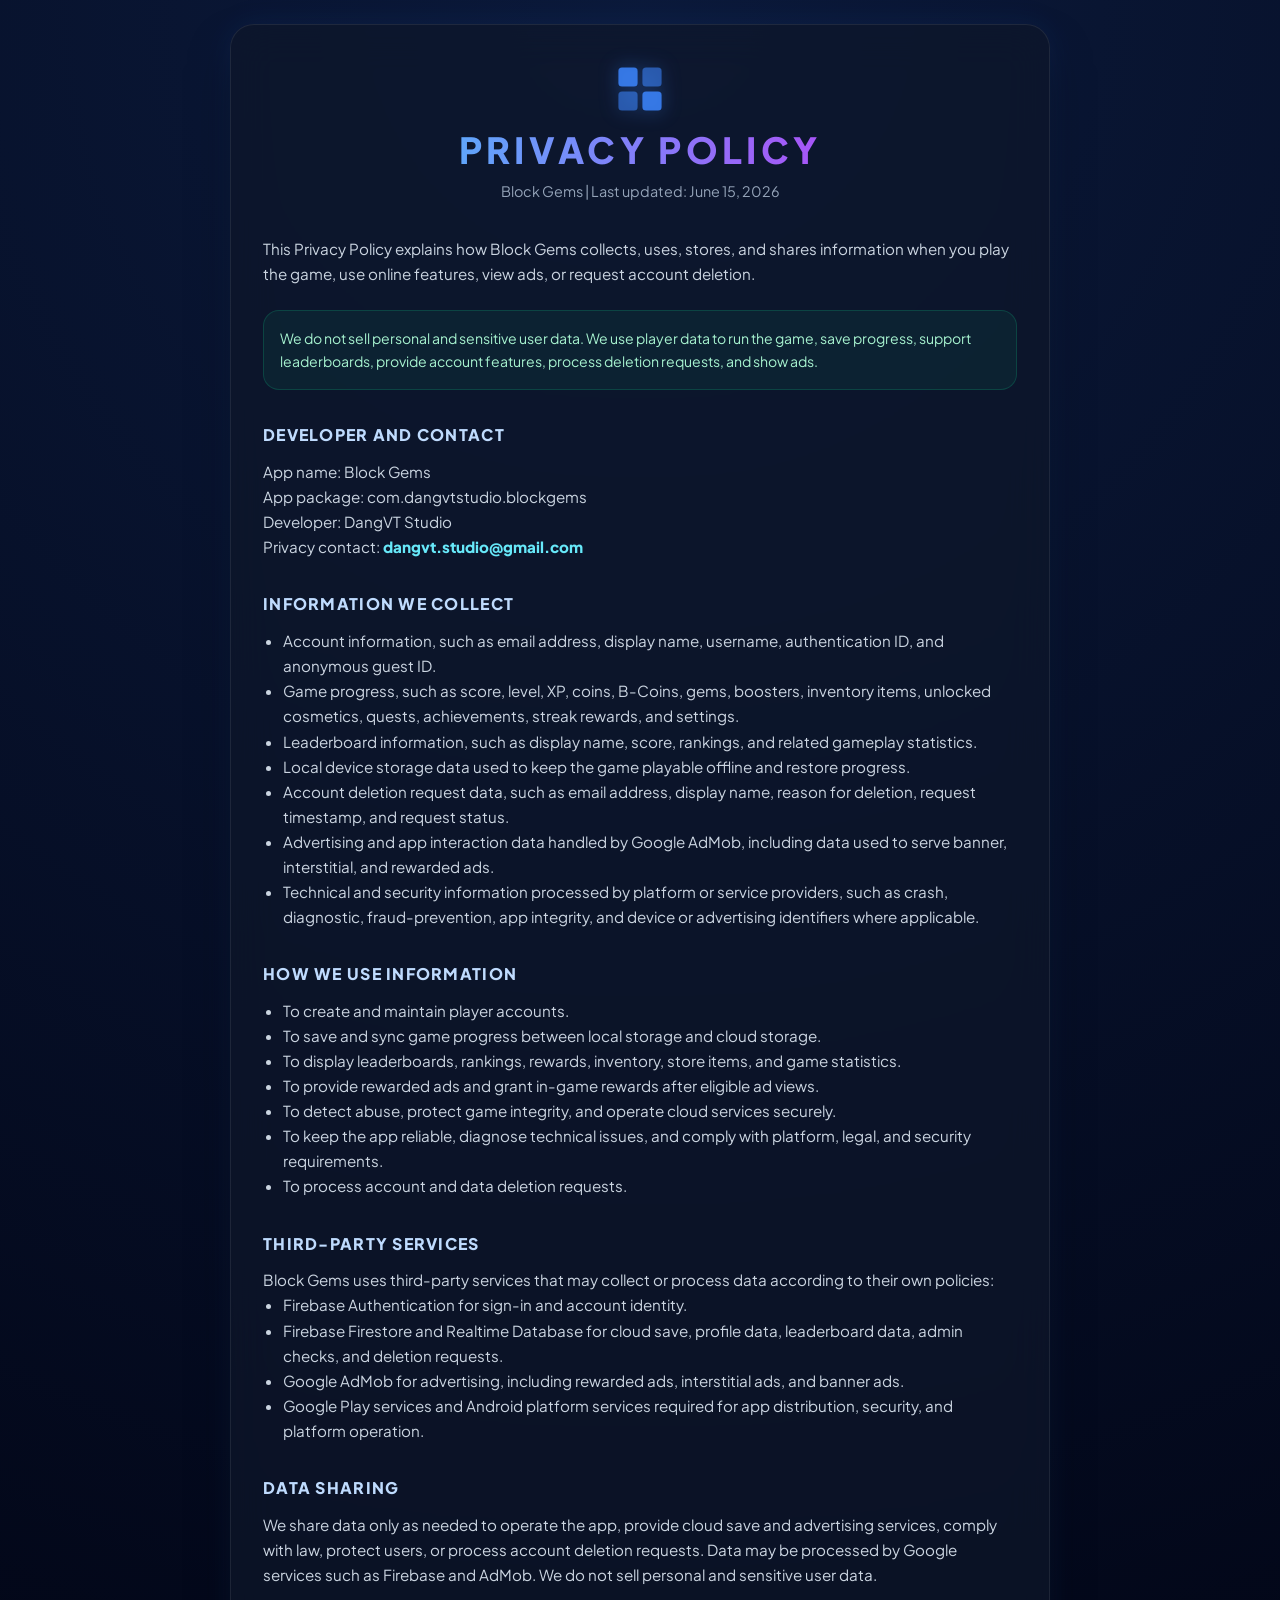
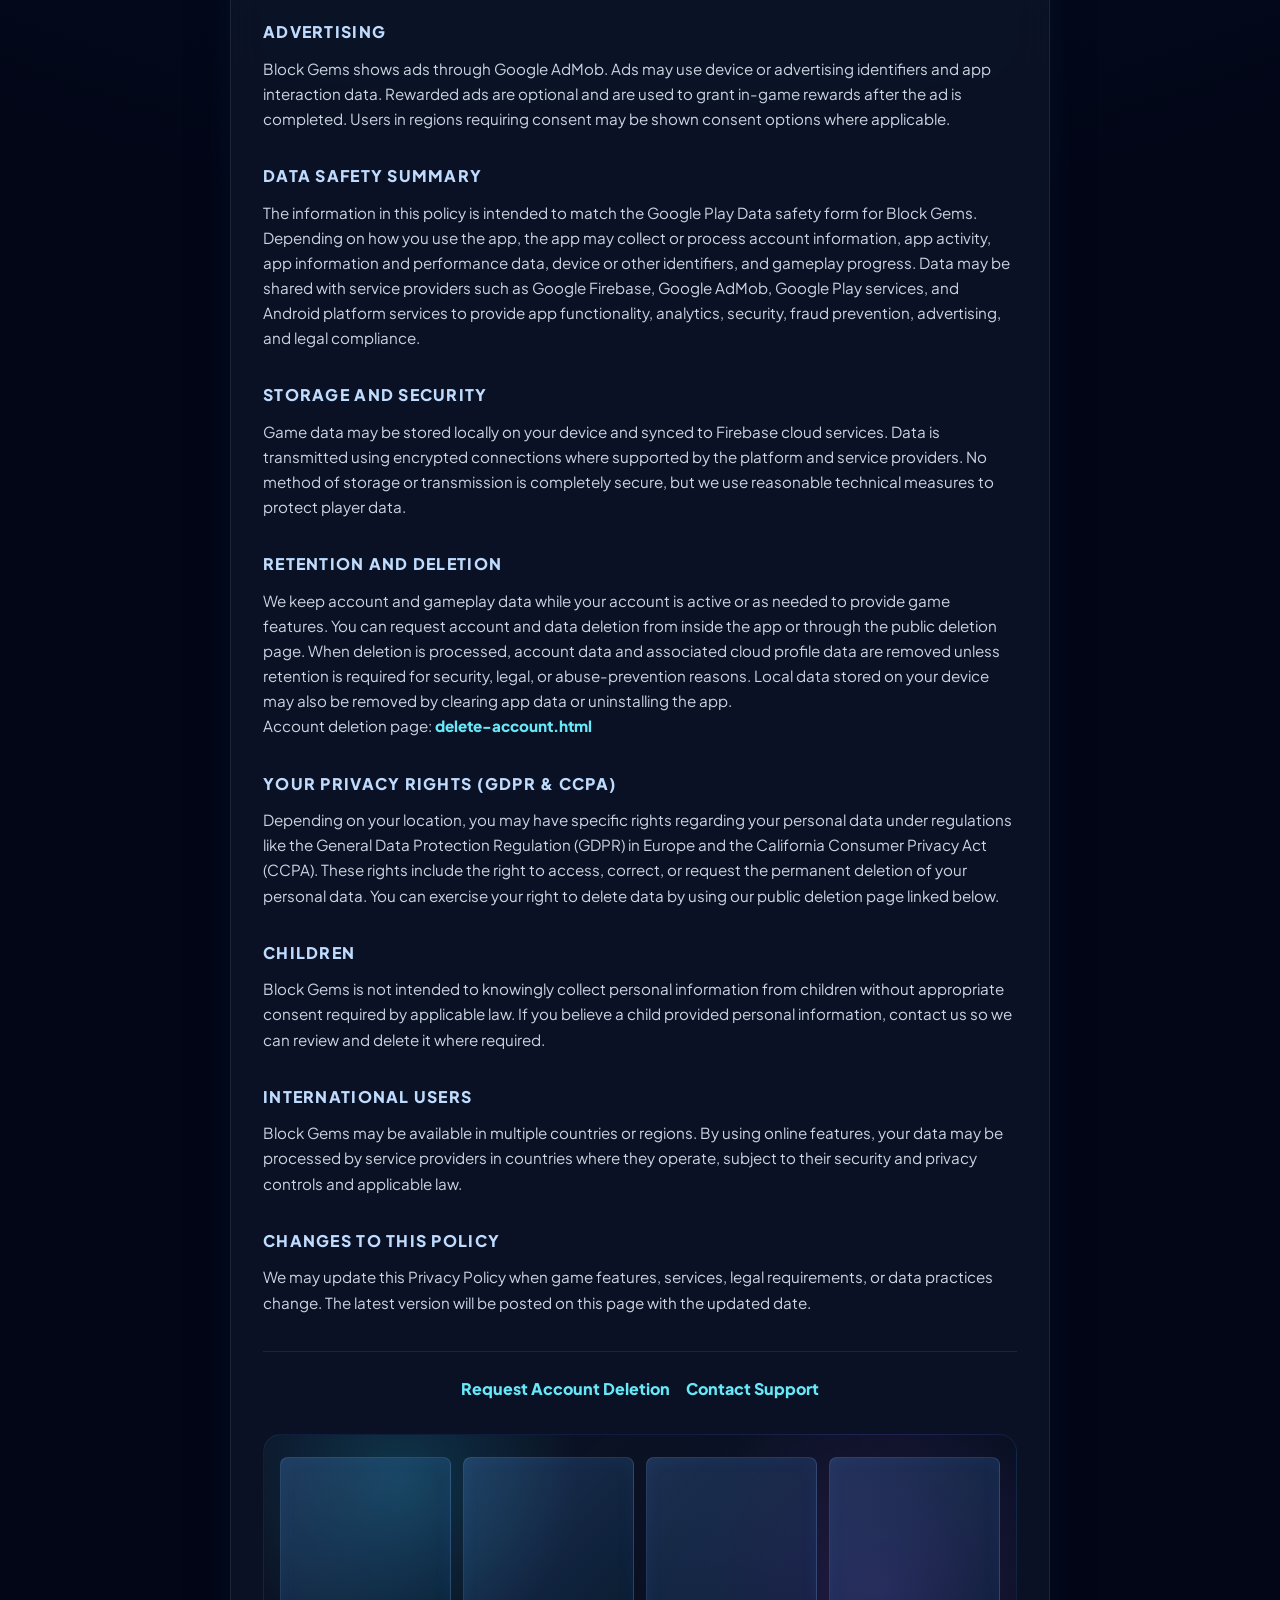
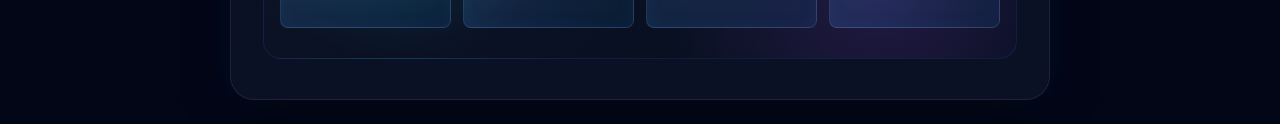
<file: privacy-policy.html>
<!DOCTYPE html>
<html lang="en">
<head>
  <meta charset="UTF-8">
  <meta name="viewport" content="width=device-width, initial-scale=1.0">
  <title>Block Gems - Privacy Policy</title>
  <link href="https://fonts.googleapis.com/css2?family=Plus+Jakarta+Sans:wght@400;700;800;900&display=swap" rel="stylesheet">
  <style>
    :root {
      --color-bg: #020617;
      --color-panel: rgba(15, 23, 42, 0.72);
      --color-primary: #3b82f6;
      --color-green: #10b981;
      --color-text: #f1f5f9;
      --color-muted: #94a3b8;
      --font-family: 'Plus Jakarta Sans', sans-serif;
    }

    * {
      box-sizing: border-box;
      margin: 0;
      padding: 0;
    }

    body {
      background-color: var(--color-bg);
      color: var(--color-text);
      font-family: var(--font-family);
      min-height: 100vh;
      padding: 1.5rem;
      background-image: radial-gradient(circle at top, rgba(59, 130, 246, 0.16) 0%, transparent 55%);
      line-height: 1.65;
    }

    .container {
      background: var(--color-panel);
      backdrop-filter: blur(20px);
      -webkit-backdrop-filter: blur(20px);
      border: 1px solid rgba(255, 255, 255, 0.08);
      border-radius: 24px;
      box-shadow: 0 25px 50px -12px rgba(0, 0, 0, 0.5), 0 0 30px rgba(59, 130, 246, 0.1);
      margin: 0 auto;
      max-width: 820px;
      padding: 2.5rem 2rem;
      width: 100%;
    }

    .logo-container {
      align-items: center;
      display: flex;
      flex-direction: column;
      margin-bottom: 2rem;
      text-align: center;
    }

    .logo-icon {
      color: var(--color-primary);
      filter: drop-shadow(0 0 10px rgba(59, 130, 246, 0.4));
      height: 48px;
      margin-bottom: 1rem;
      width: 48px;
    }

    h1 {
      background: linear-gradient(to right, #60a5fa, #a855f7);
      -webkit-background-clip: text;
      background-clip: text;
      -webkit-text-fill-color: transparent;
      font-size: clamp(1.65rem, 5vw, 2.25rem);
      font-weight: 900;
      letter-spacing: 0.12em;
      line-height: 1.15;
      text-transform: uppercase;
    }

    .subtitle {
      color: var(--color-muted);
      font-size: 0.9rem;
      margin-top: 0.6rem;
    }

    h2 {
      color: #bfdbfe;
      font-size: 1rem;
      font-weight: 900;
      letter-spacing: 0.08em;
      margin: 2rem 0 0.65rem;
      text-transform: uppercase;
    }

    p,
    li {
      color: #cbd5e1;
      font-size: 0.95rem;
    }

    ul {
      padding-left: 1.25rem;
    }

    a {
      color: #67e8f9;
      font-weight: 800;
      text-decoration: none;
    }

    a:hover {
      color: #a5f3fc;
      text-decoration: underline;
    }

    .notice {
      background: rgba(16, 185, 129, 0.08);
      border: 1px solid rgba(16, 185, 129, 0.22);
      border-radius: 16px;
      color: #a7f3d0;
      font-size: 0.88rem;
      margin: 1.5rem 0;
      padding: 1rem;
    }

    .footer-links {
      border-top: 1px solid rgba(255, 255, 255, 0.08);
      display: flex;
      flex-wrap: wrap;
      gap: 1rem;
      justify-content: center;
      margin-top: 2.25rem;
      padding-top: 1.5rem;
      text-align: center;
    }

    .legal-tail {
      display: grid;
      grid-template-columns: repeat(4, minmax(34px, 1fr));
      gap: 0.75rem;
      margin-top: 2rem;
      padding: 1.35rem 1rem 1.9rem;
      border: 1px solid rgba(59, 130, 246, 0.12);
      border-radius: 18px;
      background:
        radial-gradient(circle at 18% 20%, rgba(34, 211, 238, 0.18), transparent 28%),
        radial-gradient(circle at 82% 70%, rgba(168, 85, 247, 0.16), transparent 34%),
        linear-gradient(135deg, rgba(15, 23, 42, 0.42), rgba(2, 6, 23, 0.3));
    }

    .legal-tail span {
      aspect-ratio: 1;
      border-radius: 8px;
      background: linear-gradient(135deg, rgba(96, 165, 250, 0.22), rgba(14, 165, 233, 0.08));
      border: 1px solid rgba(147, 197, 253, 0.16);
      box-shadow: inset 0 0 18px rgba(59, 130, 246, 0.08);
    }

    @media (max-width: 560px) {
      body {
        padding: 1rem;
      }

      .container {
        border-radius: 18px;
        padding: 2rem 1.25rem;
      }

      .legal-tail {
        margin-top: 1.5rem;
        padding-bottom: 5.5rem;
      }
    }
  </style>
</head>
<body>
  <main class="container">
    <div class="logo-container">
      <svg class="logo-icon" viewBox="0 0 40 40" fill="none" xmlns="http://www.w3.org/2000/svg" aria-hidden="true">
        <rect x="2" y="2" width="16" height="16" rx="3" fill="currentColor" opacity="0.9" />
        <rect x="22" y="2" width="16" height="16" rx="3" fill="currentColor" opacity="0.6" />
        <rect x="2" y="22" width="16" height="16" rx="3" fill="currentColor" opacity="0.6" />
        <rect x="22" y="22" width="16" height="16" rx="3" fill="currentColor" opacity="0.9" />
      </svg>
      <h1>Privacy Policy</h1>
      <p class="subtitle">Block Gems | Last updated: June 15, 2026</p>
    </div>

    <p>
      This Privacy Policy explains how Block Gems collects, uses, stores, and shares information when you play the game,
      use online features, view ads, or request account deletion.
    </p>

    <div class="notice">
      We do not sell personal and sensitive user data. We use player data to run the game, save progress, support
      leaderboards, provide account features, process deletion requests, and show ads.
    </div>

    <h2>Developer and Contact</h2>
    <p>
      App name: Block Gems<br>
      App package: com.dangvtstudio.blockgems<br>
      Developer: DangVT Studio<br>
      Privacy contact: <a href="mailto:dangvt.studio@gmail.com">dangvt.studio@gmail.com</a>
    </p>

    <h2>Information We Collect</h2>
    <ul>
      <li>Account information, such as email address, display name, username, authentication ID, and anonymous guest ID.</li>
      <li>Game progress, such as score, level, XP, coins, B-Coins, gems, boosters, inventory items, unlocked cosmetics, quests, achievements, streak rewards, and settings.</li>
      <li>Leaderboard information, such as display name, score, rankings, and related gameplay statistics.</li>
      <li>Local device storage data used to keep the game playable offline and restore progress.</li>
      <li>Account deletion request data, such as email address, display name, reason for deletion, request timestamp, and request status.</li>
      <li>Advertising and app interaction data handled by Google AdMob, including data used to serve banner, interstitial, and rewarded ads.</li>
      <li>Technical and security information processed by platform or service providers, such as crash, diagnostic, fraud-prevention, app integrity, and device or advertising identifiers where applicable.</li>
    </ul>

    <h2>How We Use Information</h2>
    <ul>
      <li>To create and maintain player accounts.</li>
      <li>To save and sync game progress between local storage and cloud storage.</li>
      <li>To display leaderboards, rankings, rewards, inventory, store items, and game statistics.</li>
      <li>To provide rewarded ads and grant in-game rewards after eligible ad views.</li>
      <li>To detect abuse, protect game integrity, and operate cloud services securely.</li>
      <li>To keep the app reliable, diagnose technical issues, and comply with platform, legal, and security requirements.</li>
      <li>To process account and data deletion requests.</li>
    </ul>

    <h2>Third-Party Services</h2>
    <p>Block Gems uses third-party services that may collect or process data according to their own policies:</p>
    <ul>
      <li>Firebase Authentication for sign-in and account identity.</li>
      <li>Firebase Firestore and Realtime Database for cloud save, profile data, leaderboard data, admin checks, and deletion requests.</li>
      <li>Google AdMob for advertising, including rewarded ads, interstitial ads, and banner ads.</li>
      <li>Google Play services and Android platform services required for app distribution, security, and platform operation.</li>
    </ul>

    <h2>Data Sharing</h2>
    <p>
      We share data only as needed to operate the app, provide cloud save and advertising services, comply with law, protect
      users, or process account deletion requests. Data may be processed by Google services such as Firebase and AdMob.
      We do not sell personal and sensitive user data.
    </p>

    <h2>Advertising</h2>
    <p>
      Block Gems shows ads through Google AdMob. Ads may use device or advertising identifiers and app interaction data.
      Rewarded ads are optional and are used to grant in-game rewards after the ad is completed. Users in regions requiring
      consent may be shown consent options where applicable.
    </p>

    <h2>Data Safety Summary</h2>
    <p>
      The information in this policy is intended to match the Google Play Data safety form for Block Gems. Depending on how
      you use the app, the app may collect or process account information, app activity, app information and performance
      data, device or other identifiers, and gameplay progress. Data may be shared with service providers such as Google
      Firebase, Google AdMob, Google Play services, and Android platform services to provide app functionality, analytics,
      security, fraud prevention, advertising, and legal compliance.
    </p>

    <h2>Storage and Security</h2>
    <p>
      Game data may be stored locally on your device and synced to Firebase cloud services. Data is transmitted using
      encrypted connections where supported by the platform and service providers. No method of storage or transmission is
      completely secure, but we use reasonable technical measures to protect player data.
    </p>

    <h2>Retention and Deletion</h2>
    <p>
      We keep account and gameplay data while your account is active or as needed to provide game features. You can request
      account and data deletion from inside the app or through the public deletion page. When deletion is processed, account
      data and associated cloud profile data are removed unless retention is required for security, legal, or abuse-prevention
      reasons. Local data stored on your device may also be removed by clearing app data or uninstalling the app.
    </p>
    <p>
      Account deletion page:
      <a href="./delete-account.html">delete-account.html</a>
    </p>

    <h2>Your Privacy Rights (GDPR & CCPA)</h2>
    <p>
      Depending on your location, you may have specific rights regarding your personal data under regulations like the General
      Data Protection Regulation (GDPR) in Europe and the California Consumer Privacy Act (CCPA). These rights include the
      right to access, correct, or request the permanent deletion of your personal data. You can exercise your right to delete
      data by using our public deletion page linked below.
    </p>

    <h2>Children</h2>
    <p>
      Block Gems is not intended to knowingly collect personal information from children without appropriate consent required
      by applicable law. If you believe a child provided personal information, contact us so we can review and delete it where
      required.
    </p>

    <h2>International Users</h2>
    <p>
      Block Gems may be available in multiple countries or regions. By using online features, your data may be processed by
      service providers in countries where they operate, subject to their security and privacy controls and applicable law.
    </p>

    <h2>Changes to This Policy</h2>
    <p>
      We may update this Privacy Policy when game features, services, legal requirements, or data practices change. The latest
      version will be posted on this page with the updated date.
    </p>

    <div class="footer-links">
      <a href="./delete-account.html">Request Account Deletion</a>
      <a href="mailto:dangvt.studio@gmail.com">Contact Support</a>
    </div>
    <div class="legal-tail" aria-hidden="true">
      <span></span><span></span><span></span><span></span>
    </div>
  </main>
</body>
</html>
</file>
